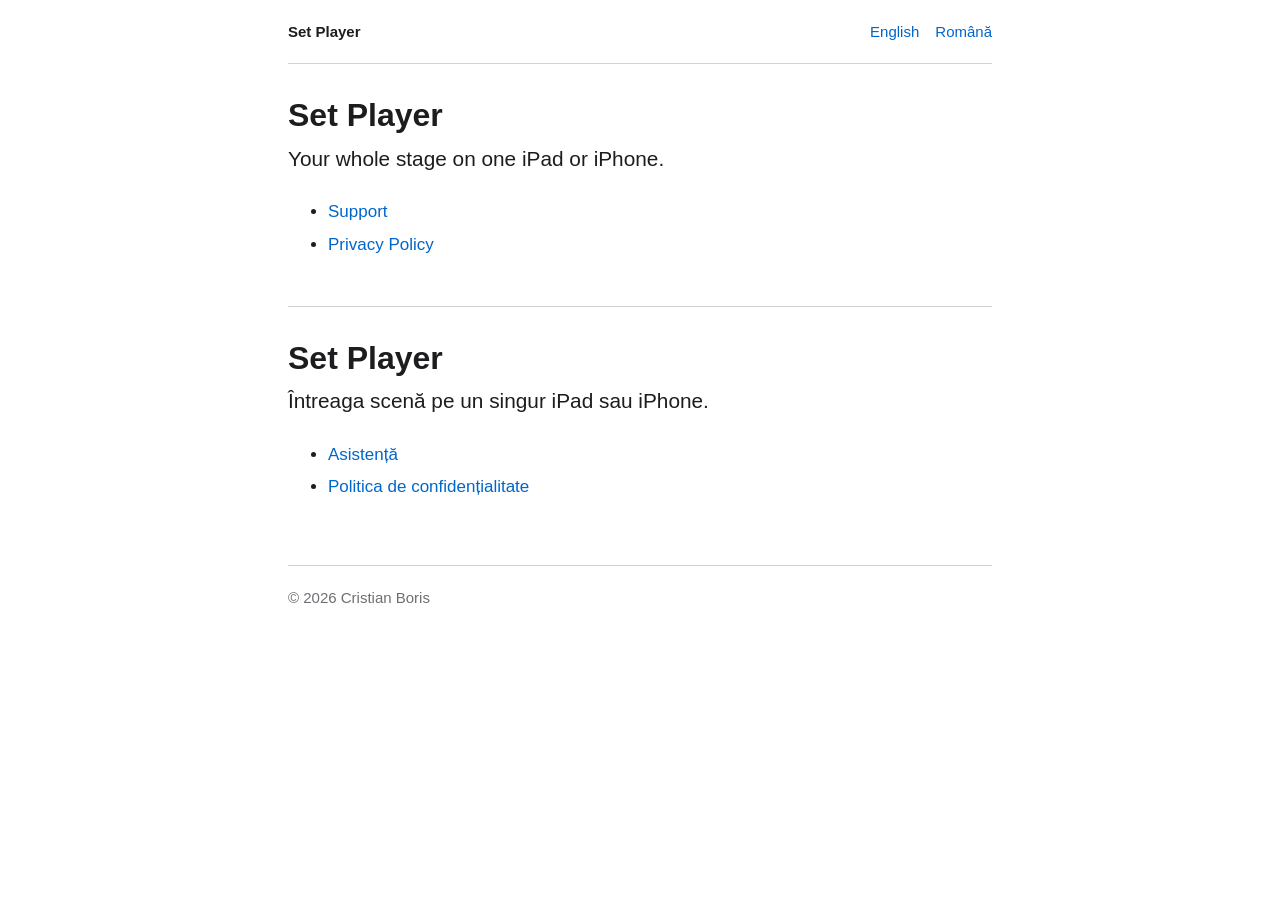
<file: index.html>
<!doctype html>
<html lang="en">
<head>
  <meta charset="utf-8">
  <meta name="viewport" content="width=device-width, initial-scale=1">
  <title>Set Player</title>
  <meta name="description" content="Set Player: your whole stage on one iPad or iPhone.">
  <link rel="stylesheet" href="style.css">
</head>
<body>
  <header>
    <strong>Set Player</strong>
    <nav><a href="#en">English</a><a href="#ro">Română</a></nav>
  </header>
  <main>
    <section id="en">
      <h1>Set Player</h1>
      <p class="tagline">Your whole stage on one iPad or iPhone.</p>
      <ul>
        <li><a href="support/#en">Support</a></li>
        <li><a href="privacy/#en">Privacy Policy</a></li>
      </ul>
    </section>
    <section id="ro" lang="ro">
      <h1>Set Player</h1>
      <p class="tagline">Întreaga scenă pe un singur iPad sau iPhone.</p>
      <ul>
        <li><a href="support/#ro">Asistență</a></li>
        <li><a href="privacy/#ro">Politica de confidențialitate</a></li>
      </ul>
    </section>
  </main>
  <footer>© 2026 Cristian Boris</footer>
</body>
</html>
</file>
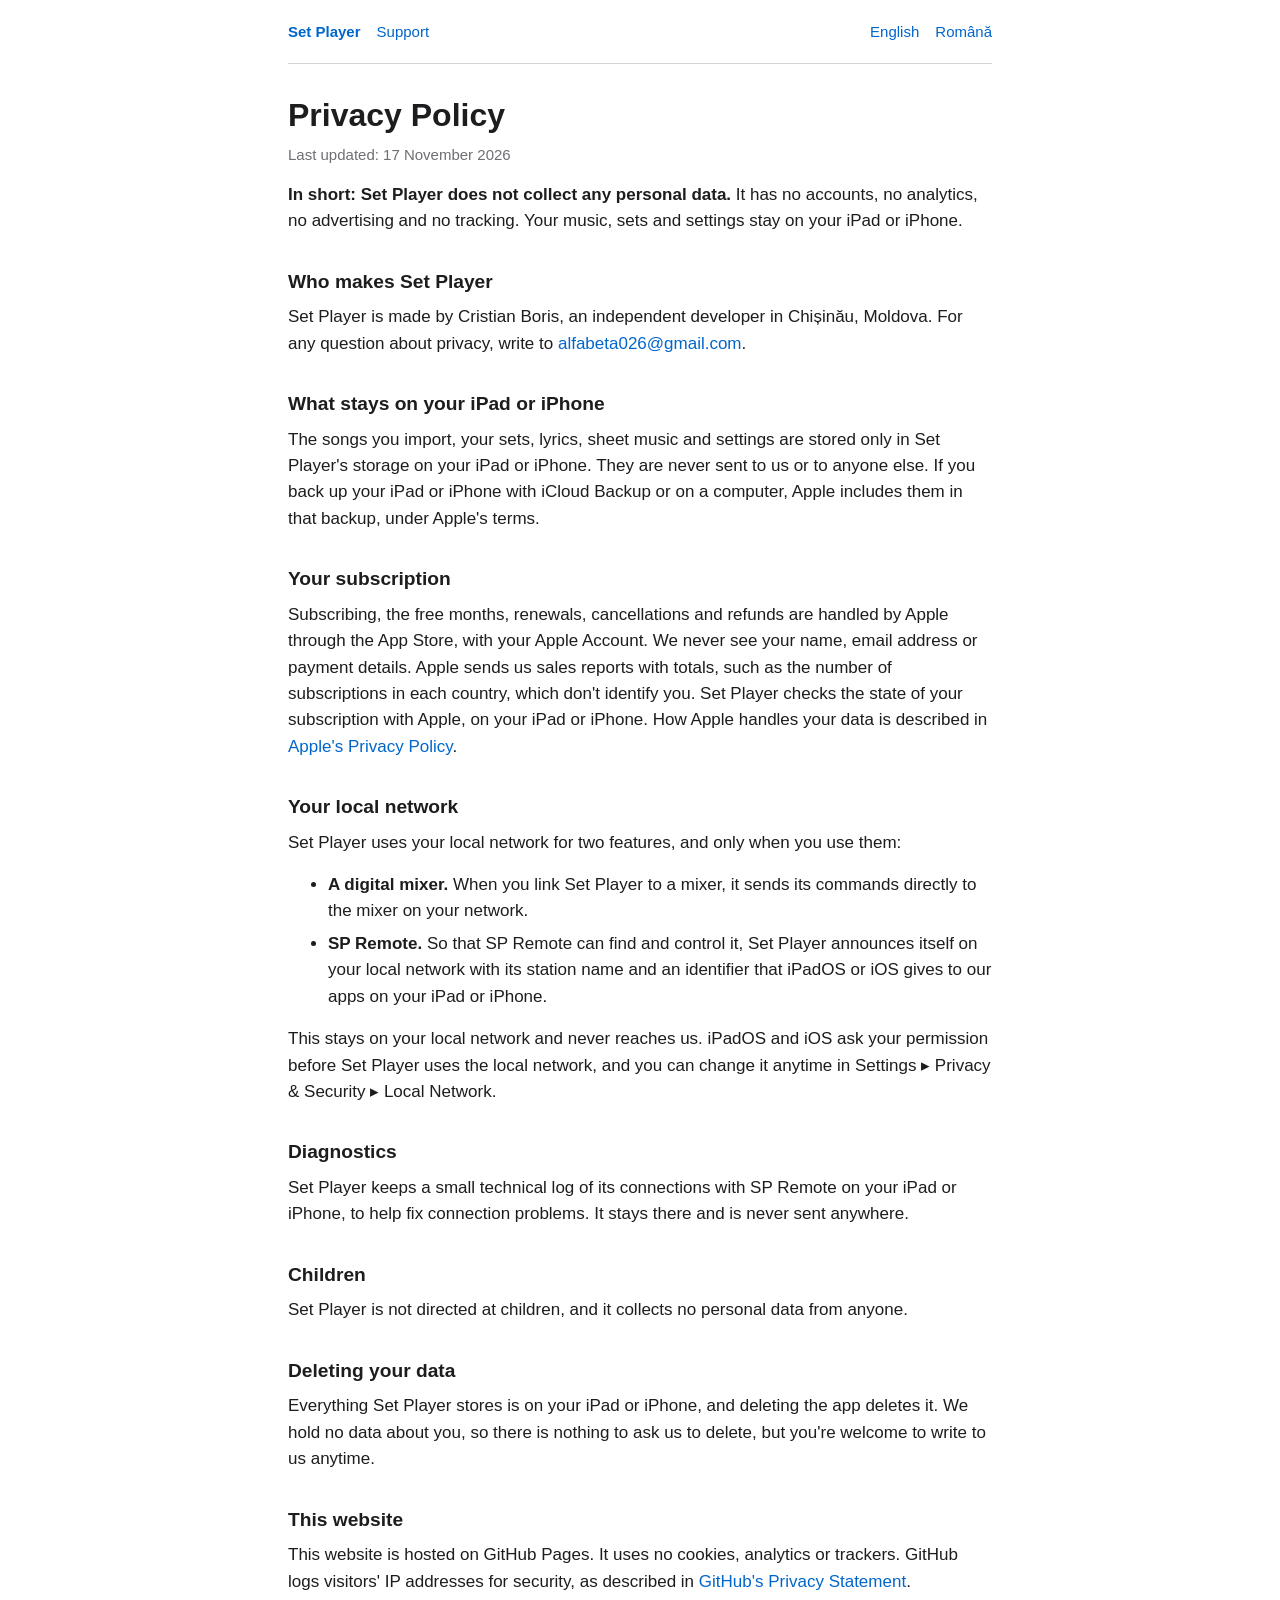
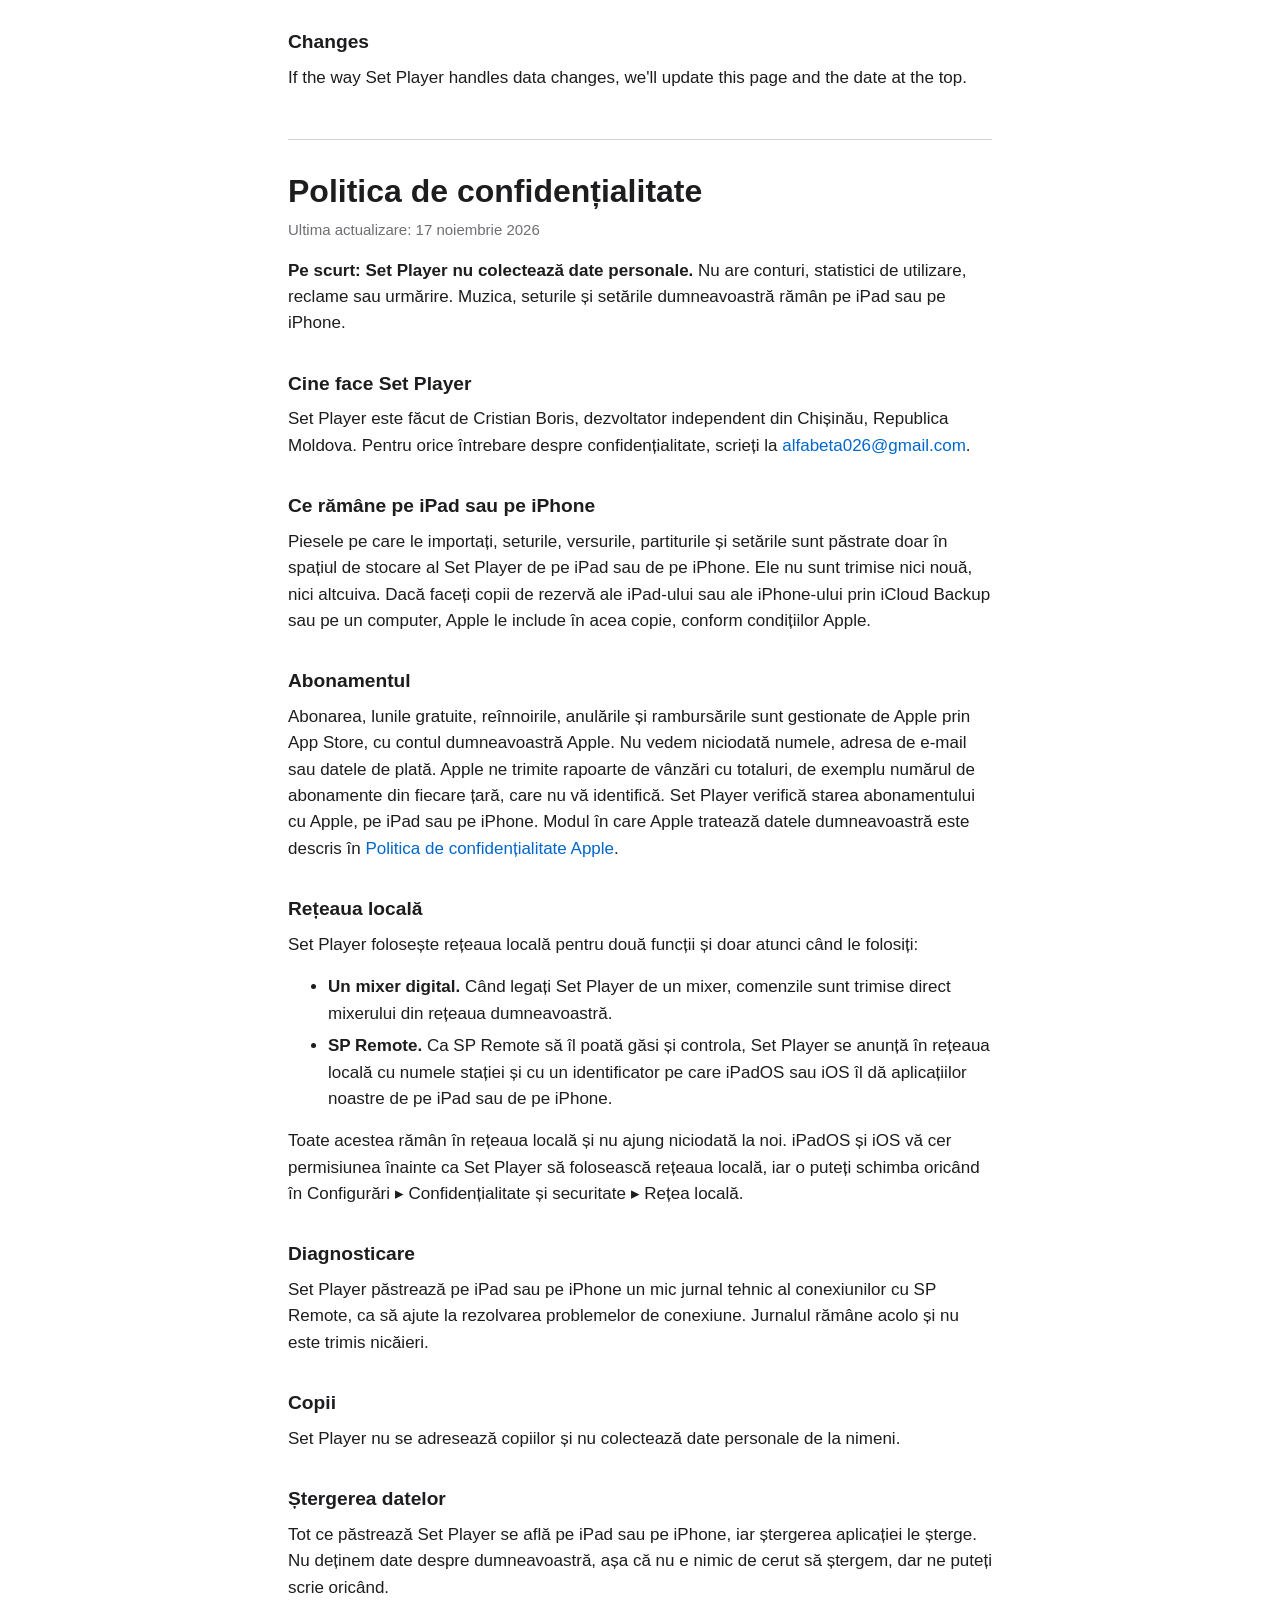
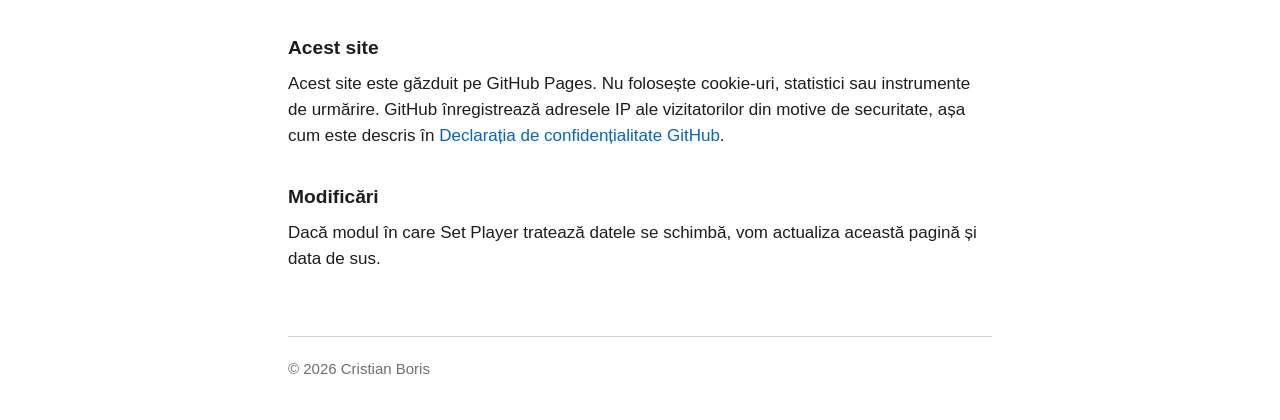
<file: privacy/index.html>
<!doctype html>
<html lang="en">
<head>
  <meta charset="utf-8">
  <meta name="viewport" content="width=device-width, initial-scale=1">
  <title>Set Player Privacy Policy</title>
  <meta name="description" content="Set Player does not collect any personal data.">
  <link rel="stylesheet" href="../style.css">
</head>
<body>
  <header>
    <nav><a href="../"><strong>Set Player</strong></a><a href="../support/">Support</a></nav>
    <nav><a href="#en">English</a><a href="#ro">Română</a></nav>
  </header>
  <main>
    <section id="en">
      <h1>Privacy Policy</h1>
      <p class="updated">Last updated: 17 November 2026</p>

      <p><strong>In short: Set Player does not collect any personal data.</strong> It has no accounts, no analytics, no advertising and no tracking. Your music, sets and settings stay on your iPad or iPhone.</p>

      <h2>Who makes Set Player</h2>
      <p>Set Player is made by Cristian Boris, an independent developer in Chișinău, Moldova. For any question about privacy, write to <a href="mailto:alfabeta026@gmail.com">alfabeta026@gmail.com</a>.</p>

      <h2>What stays on your iPad or iPhone</h2>
      <p>The songs you import, your sets, lyrics, sheet music and settings are stored only in Set Player's storage on your iPad or iPhone. They are never sent to us or to anyone else. If you back up your iPad or iPhone with iCloud Backup or on a computer, Apple includes them in that backup, under Apple's terms.</p>

      <h2>Your subscription</h2>
      <p>Subscribing, the free months, renewals, cancellations and refunds are handled by Apple through the App Store, with your Apple Account. We never see your name, email address or payment details. Apple sends us sales reports with totals, such as the number of subscriptions in each country, which don't identify you. Set Player checks the state of your subscription with Apple, on your iPad or iPhone. How Apple handles your data is described in <a href="https://www.apple.com/legal/privacy/">Apple's Privacy Policy</a>.</p>

      <h2>Your local network</h2>
      <p>Set Player uses your local network for two features, and only when you use them:</p>
      <ul>
        <li><strong>A digital mixer.</strong> When you link Set Player to a mixer, it sends its commands directly to the mixer on your network.</li>
        <li><strong>SP Remote.</strong> So that SP Remote can find and control it, Set Player announces itself on your local network with its station name and an identifier that iPadOS or iOS gives to our apps on your iPad or iPhone.</li>
      </ul>
      <p>This stays on your local network and never reaches us. iPadOS and iOS ask your permission before Set Player uses the local network, and you can change it anytime in Settings ▸ Privacy &amp; Security ▸ Local Network.</p>

      <h2>Diagnostics</h2>
      <p>Set Player keeps a small technical log of its connections with SP Remote on your iPad or iPhone, to help fix connection problems. It stays there and is never sent anywhere.</p>

      <h2>Children</h2>
      <p>Set Player is not directed at children, and it collects no personal data from anyone.</p>

      <h2>Deleting your data</h2>
      <p>Everything Set Player stores is on your iPad or iPhone, and deleting the app deletes it. We hold no data about you, so there is nothing to ask us to delete, but you're welcome to write to us anytime.</p>

      <h2>This website</h2>
      <p>This website is hosted on GitHub Pages. It uses no cookies, analytics or trackers. GitHub logs visitors' IP addresses for security, as described in <a href="https://docs.github.com/en/site-policy/privacy-policies/github-general-privacy-statement">GitHub's Privacy Statement</a>.</p>

      <h2>Changes</h2>
      <p>If the way Set Player handles data changes, we'll update this page and the date at the top.</p>
    </section>

    <section id="ro" lang="ro">
      <h1>Politica de confidențialitate</h1>
      <p class="updated">Ultima actualizare: 17 noiembrie 2026</p>

      <p><strong>Pe scurt: Set Player nu colectează date personale.</strong> Nu are conturi, statistici de utilizare, reclame sau urmărire. Muzica, seturile și setările dumneavoastră rămân pe iPad sau pe iPhone.</p>

      <h2>Cine face Set Player</h2>
      <p>Set Player este făcut de Cristian Boris, dezvoltator independent din Chișinău, Republica Moldova. Pentru orice întrebare despre confidențialitate, scrieți la <a href="mailto:alfabeta026@gmail.com">alfabeta026@gmail.com</a>.</p>

      <h2>Ce rămâne pe iPad sau pe iPhone</h2>
      <p>Piesele pe care le importați, seturile, versurile, partiturile și setările sunt păstrate doar în spațiul de stocare al Set Player de pe iPad sau de pe iPhone. Ele nu sunt trimise nici nouă, nici altcuiva. Dacă faceți copii de rezervă ale iPad-ului sau ale iPhone-ului prin iCloud Backup sau pe un computer, Apple le include în acea copie, conform condițiilor Apple.</p>

      <h2>Abonamentul</h2>
      <p>Abonarea, lunile gratuite, reînnoirile, anulările și rambursările sunt gestionate de Apple prin App Store, cu contul dumneavoastră Apple. Nu vedem niciodată numele, adresa de e-mail sau datele de plată. Apple ne trimite rapoarte de vânzări cu totaluri, de exemplu numărul de abonamente din fiecare țară, care nu vă identifică. Set Player verifică starea abonamentului cu Apple, pe iPad sau pe iPhone. Modul în care Apple tratează datele dumneavoastră este descris în <a href="https://www.apple.com/legal/privacy/ro/">Politica de confidențialitate Apple</a>.</p>

      <h2>Rețeaua locală</h2>
      <p>Set Player folosește rețeaua locală pentru două funcții și doar atunci când le folosiți:</p>
      <ul>
        <li><strong>Un mixer digital.</strong> Când legați Set Player de un mixer, comenzile sunt trimise direct mixerului din rețeaua dumneavoastră.</li>
        <li><strong>SP Remote.</strong> Ca SP Remote să îl poată găsi și controla, Set Player se anunță în rețeaua locală cu numele stației și cu un identificator pe care iPadOS sau iOS îl dă aplicațiilor noastre de pe iPad sau de pe iPhone.</li>
      </ul>
      <p>Toate acestea rămân în rețeaua locală și nu ajung niciodată la noi. iPadOS și iOS vă cer permisiunea înainte ca Set Player să folosească rețeaua locală, iar o puteți schimba oricând în Configurări ▸ Confidențialitate și securitate ▸ Rețea locală.</p>

      <h2>Diagnosticare</h2>
      <p>Set Player păstrează pe iPad sau pe iPhone un mic jurnal tehnic al conexiunilor cu SP Remote, ca să ajute la rezolvarea problemelor de conexiune. Jurnalul rămâne acolo și nu este trimis nicăieri.</p>

      <h2>Copii</h2>
      <p>Set Player nu se adresează copiilor și nu colectează date personale de la nimeni.</p>

      <h2>Ștergerea datelor</h2>
      <p>Tot ce păstrează Set Player se află pe iPad sau pe iPhone, iar ștergerea aplicației le șterge. Nu deținem date despre dumneavoastră, așa că nu e nimic de cerut să ștergem, dar ne puteți scrie oricând.</p>

      <h2>Acest site</h2>
      <p>Acest site este găzduit pe GitHub Pages. Nu folosește cookie-uri, statistici sau instrumente de urmărire. GitHub înregistrează adresele IP ale vizitatorilor din motive de securitate, așa cum este descris în <a href="https://docs.github.com/en/site-policy/privacy-policies/github-general-privacy-statement">Declarația de confidențialitate GitHub</a>.</p>

      <h2>Modificări</h2>
      <p>Dacă modul în care Set Player tratează datele se schimbă, vom actualiza această pagină și data de sus.</p>
    </section>
  </main>
  <footer>© 2026 Cristian Boris</footer>
</body>
</html>
</file>
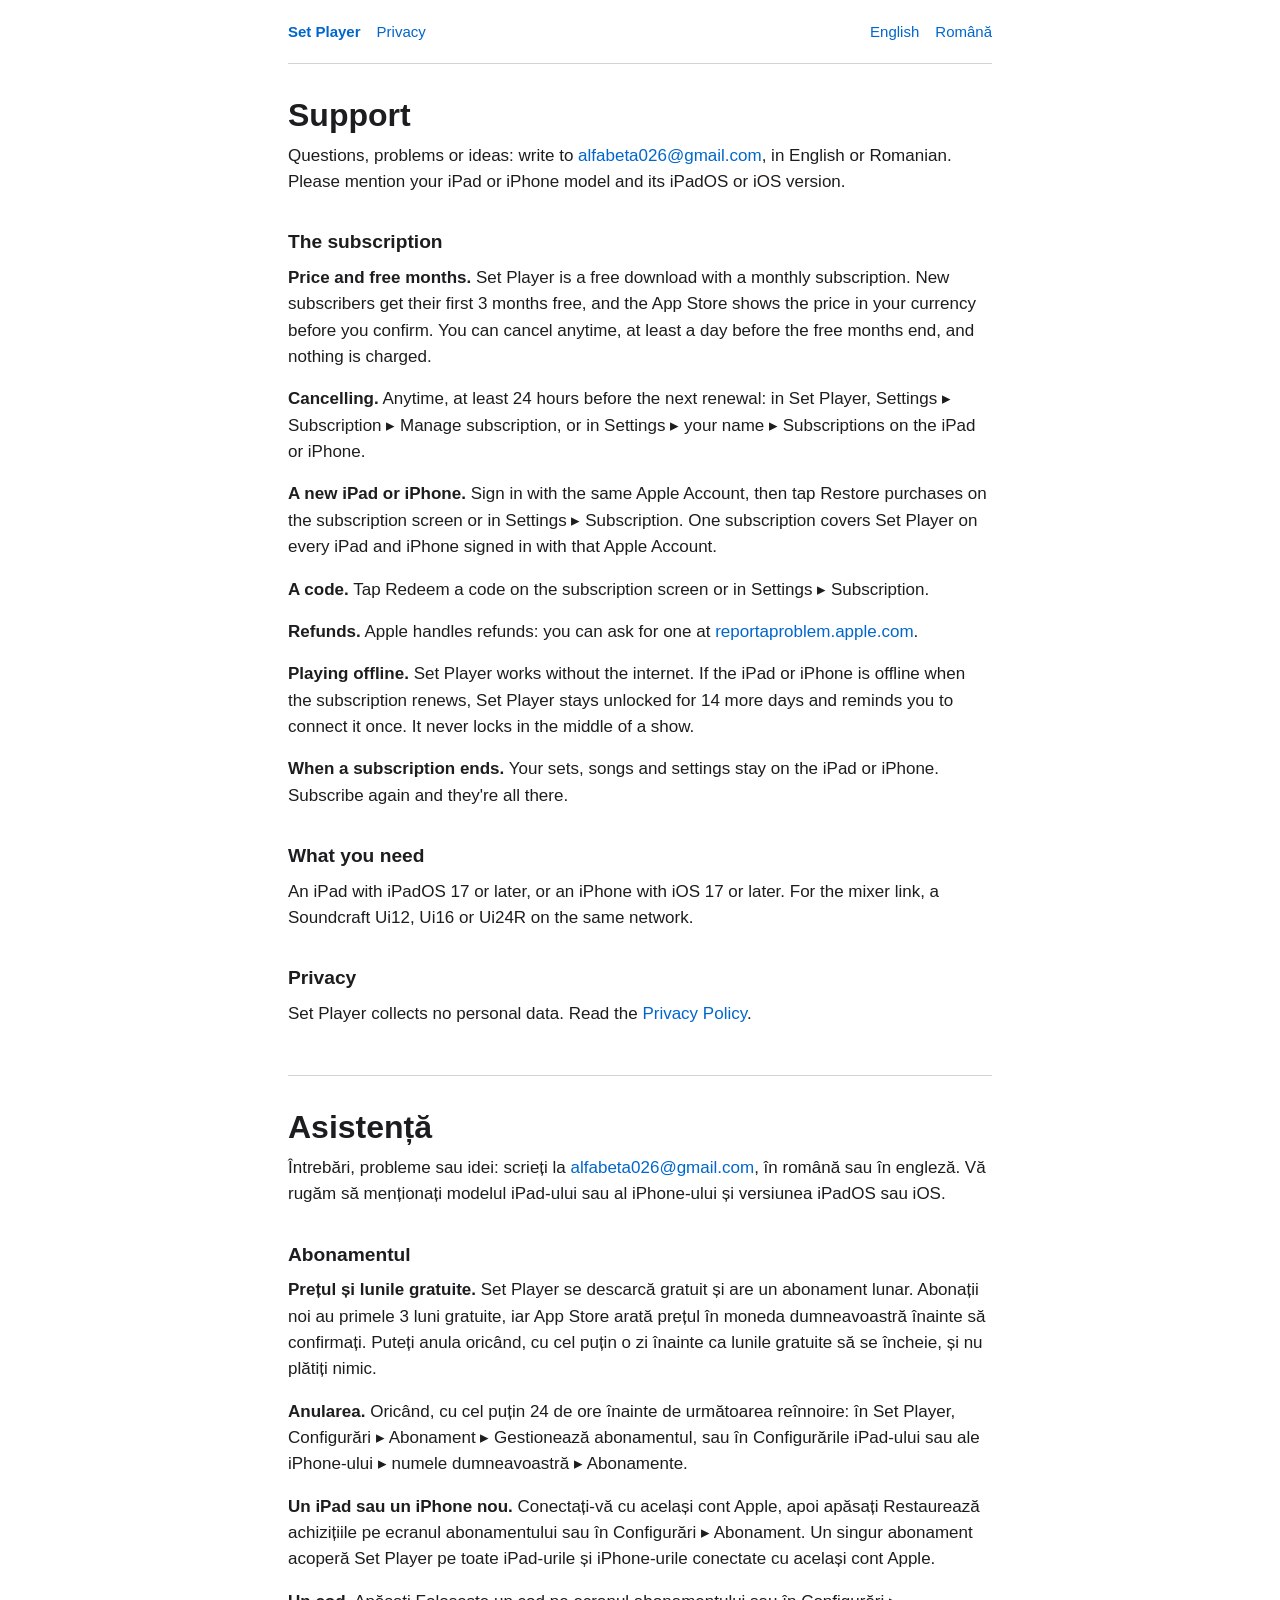
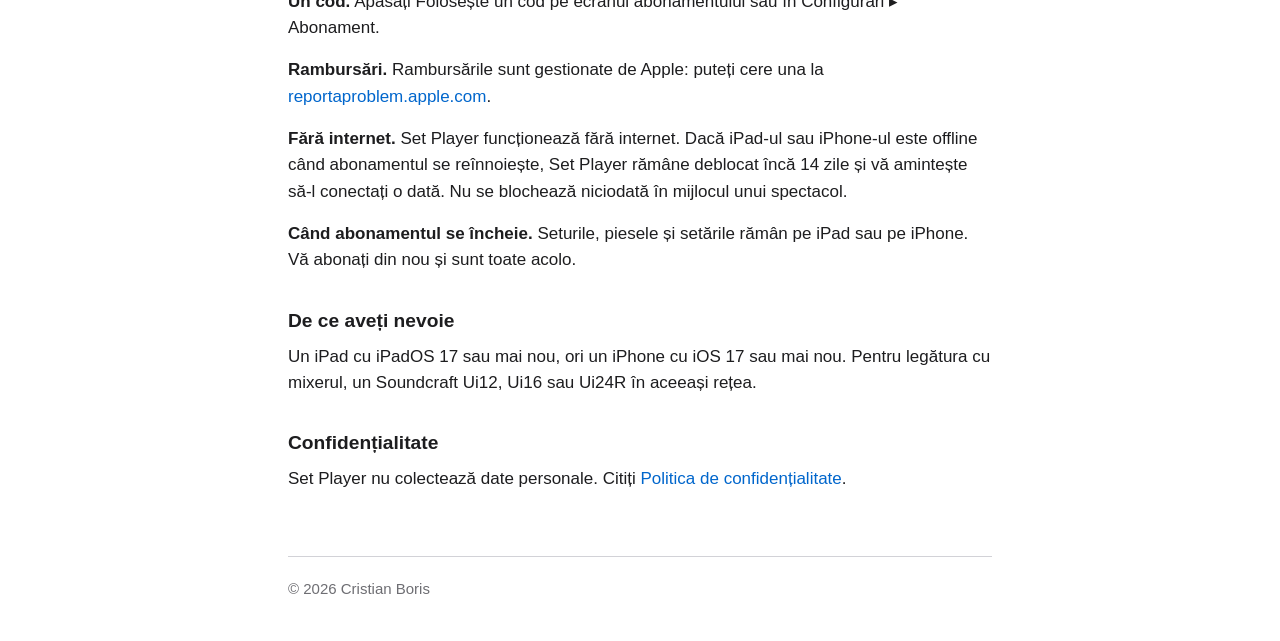
<file: support/index.html>
<!doctype html>
<html lang="en">
<head>
  <meta charset="utf-8">
  <meta name="viewport" content="width=device-width, initial-scale=1">
  <title>Set Player Support</title>
  <meta name="description" content="Help with Set Player and its subscription.">
  <link rel="stylesheet" href="../style.css">
</head>
<body>
  <header>
    <nav><a href="../"><strong>Set Player</strong></a><a href="../privacy/">Privacy</a></nav>
    <nav><a href="#en">English</a><a href="#ro">Română</a></nav>
  </header>
  <main>
    <section id="en">
      <h1>Support</h1>
      <p>Questions, problems or ideas: write to <a href="mailto:alfabeta026@gmail.com">alfabeta026@gmail.com</a>, in English or Romanian. Please mention your iPad or iPhone model and its iPadOS or iOS version.</p>

      <h2>The subscription</h2>
      <p><strong>Price and free months.</strong> Set Player is a free download with a monthly subscription. New subscribers get their first 3 months free, and the App Store shows the price in your currency before you confirm. You can cancel anytime, at least a day before the free months end, and nothing is charged.</p>
      <p><strong>Cancelling.</strong> Anytime, at least 24 hours before the next renewal: in Set Player, Settings ▸ Subscription ▸ Manage subscription, or in Settings ▸ your name ▸ Subscriptions on the iPad or iPhone.</p>
      <p><strong>A new iPad or iPhone.</strong> Sign in with the same Apple Account, then tap Restore purchases on the subscription screen or in Settings ▸ Subscription. One subscription covers Set Player on every iPad and iPhone signed in with that Apple Account.</p>
      <p><strong>A code.</strong> Tap Redeem a code on the subscription screen or in Settings ▸ Subscription.</p>
      <p><strong>Refunds.</strong> Apple handles refunds: you can ask for one at <a href="https://reportaproblem.apple.com/">reportaproblem.apple.com</a>.</p>
      <p><strong>Playing offline.</strong> Set Player works without the internet. If the iPad or iPhone is offline when the subscription renews, Set Player stays unlocked for 14 more days and reminds you to connect it once. It never locks in the middle of a show.</p>
      <p><strong>When a subscription ends.</strong> Your sets, songs and settings stay on the iPad or iPhone. Subscribe again and they're all there.</p>

      <h2>What you need</h2>
      <p>An iPad with iPadOS 17 or later, or an iPhone with iOS 17 or later. For the mixer link, a Soundcraft Ui12, Ui16 or Ui24R on the same network.</p>

      <h2>Privacy</h2>
      <p>Set Player collects no personal data. Read the <a href="../privacy/#en">Privacy Policy</a>.</p>
    </section>

    <section id="ro" lang="ro">
      <h1>Asistență</h1>
      <p>Întrebări, probleme sau idei: scrieți la <a href="mailto:alfabeta026@gmail.com">alfabeta026@gmail.com</a>, în română sau în engleză. Vă rugăm să menționați modelul iPad-ului sau al iPhone-ului și versiunea iPadOS sau iOS.</p>

      <h2>Abonamentul</h2>
      <p><strong>Prețul și lunile gratuite.</strong> Set Player se descarcă gratuit și are un abonament lunar. Abonații noi au primele 3 luni gratuite, iar App Store arată prețul în moneda dumneavoastră înainte să confirmați. Puteți anula oricând, cu cel puțin o zi înainte ca lunile gratuite să se încheie, și nu plătiți nimic.</p>
      <p><strong>Anularea.</strong> Oricând, cu cel puțin 24 de ore înainte de următoarea reînnoire: în Set Player, Configurări ▸ Abonament ▸ Gestionează abonamentul, sau în Configurările iPad-ului sau ale iPhone-ului ▸ numele dumneavoastră ▸ Abonamente.</p>
      <p><strong>Un iPad sau un iPhone nou.</strong> Conectați-vă cu același cont Apple, apoi apăsați Restaurează achizițiile pe ecranul abonamentului sau în Configurări ▸ Abonament. Un singur abonament acoperă Set Player pe toate iPad-urile și iPhone-urile conectate cu același cont Apple.</p>
      <p><strong>Un cod.</strong> Apăsați Folosește un cod pe ecranul abonamentului sau în Configurări ▸ Abonament.</p>
      <p><strong>Rambursări.</strong> Rambursările sunt gestionate de Apple: puteți cere una la <a href="https://reportaproblem.apple.com/">reportaproblem.apple.com</a>.</p>
      <p><strong>Fără internet.</strong> Set Player funcționează fără internet. Dacă iPad-ul sau iPhone-ul este offline când abonamentul se reînnoiește, Set Player rămâne deblocat încă 14 zile și vă amintește să-l conectați o dată. Nu se blochează niciodată în mijlocul unui spectacol.</p>
      <p><strong>Când abonamentul se încheie.</strong> Seturile, piesele și setările rămân pe iPad sau pe iPhone. Vă abonați din nou și sunt toate acolo.</p>

      <h2>De ce aveți nevoie</h2>
      <p>Un iPad cu iPadOS 17 sau mai nou, ori un iPhone cu iOS 17 sau mai nou. Pentru legătura cu mixerul, un Soundcraft Ui12, Ui16 sau Ui24R în aceeași rețea.</p>

      <h2>Confidențialitate</h2>
      <p>Set Player nu colectează date personale. Citiți <a href="../privacy/#ro">Politica de confidențialitate</a>.</p>
    </section>
  </main>
  <footer>© 2026 Cristian Boris</footer>
</body>
</html>
</file>
<file: style.css>
:root {
  color-scheme: light dark;
  --bg: #ffffff;
  --text: #1d1d1f;
  --muted: #6e6e73;
  --line: #d2d2d7;
  --link: #0066cc;
}

@media (prefers-color-scheme: dark) {
  :root {
    --bg: #000000;
    --text: #f5f5f7;
    --muted: #a1a1a6;
    --line: #38383a;
    --link: #2997ff;
  }
}

* { box-sizing: border-box; }

body {
  margin: 0;
  padding: 0 16px;
  background: var(--bg);
  color: var(--text);
  font: 17px/1.55 -apple-system, BlinkMacSystemFont, "Segoe UI", Roboto, Helvetica, Arial, sans-serif;
  -webkit-text-size-adjust: 100%;
}

main, header, footer {
  max-width: 44rem;
  margin: 0 auto;
}

header {
  display: flex;
  flex-wrap: wrap;
  justify-content: space-between;
  gap: 8px 24px;
  padding: 20px 0;
  border-bottom: 1px solid var(--line);
  font-size: 15px;
}

header nav { display: flex; flex-wrap: wrap; gap: 4px 16px; }

main { padding: 32px 0 48px; }

h1 { font-size: 2rem; line-height: 1.2; margin: 0 0 8px; }
h2 { font-size: 1.2rem; margin: 2rem 0 0.5rem; }
p, ul { margin: 0 0 1rem; }
li { margin-bottom: 0.4rem; }

a { color: var(--link); text-decoration: none; }
a:hover { text-decoration: underline; }

.updated, footer { color: var(--muted); font-size: 15px; }

.tagline { font-size: 1.3rem; margin-bottom: 1.5rem; }

section + section {
  margin-top: 48px;
  padding-top: 32px;
  border-top: 1px solid var(--line);
}

footer {
  padding: 20px 0 40px;
  border-top: 1px solid var(--line);
}
</file>
